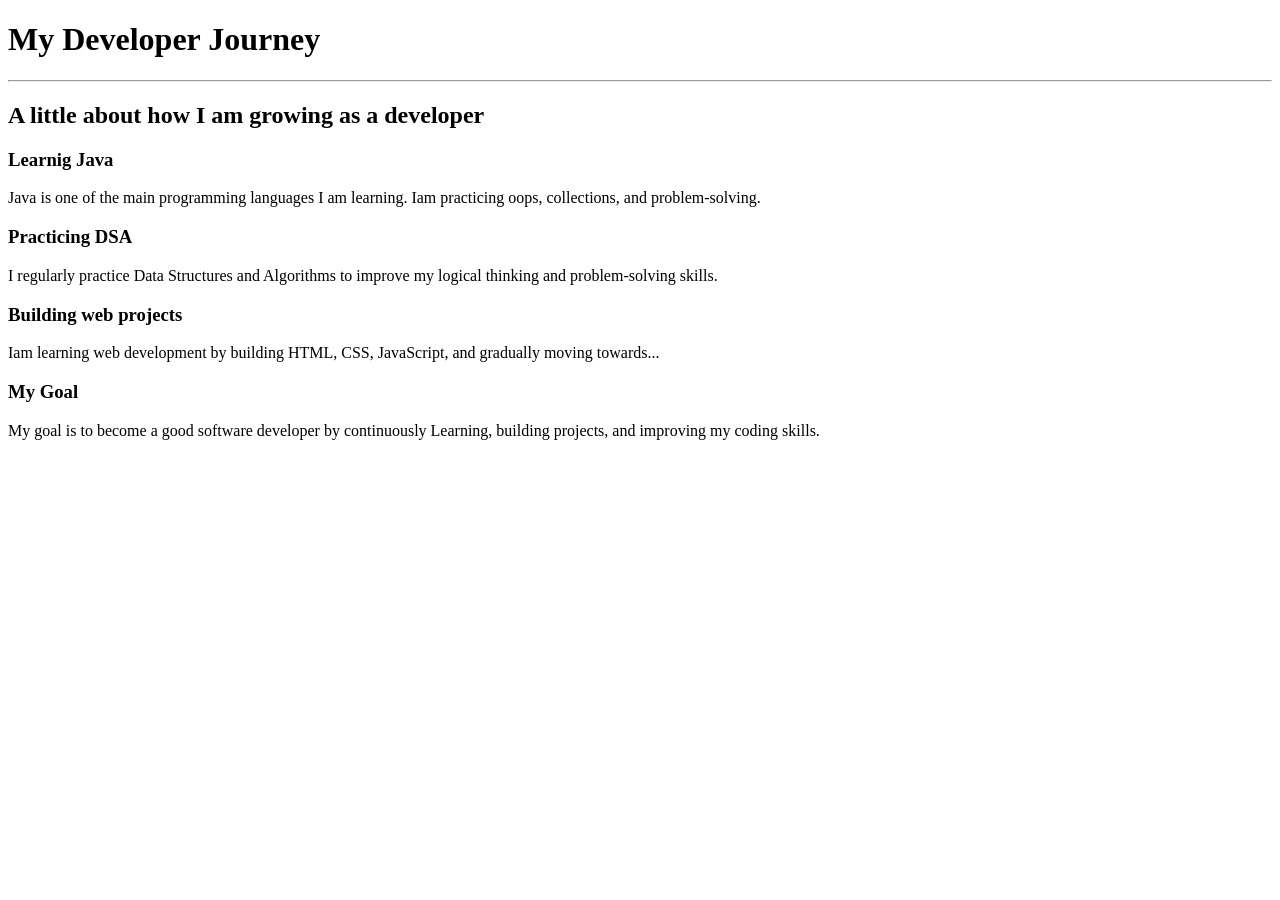
<file: project1/index.html>
<!DOCTYPE html>
<html lang="en">
<head>
    <meta charset="UTF-8">
    <meta name="viewport" content="width=device-width, initial-scale=1.0">
    <title>Document</title>
</head>
<body>
    <h1>My Developer Journey</h1>
    <hr>
    <h2>A little about how I am growing as a developer</h2>

    <h3>Learnig Java</h3>

    <p>Java is one of the main programming languages I am learning.
        Iam practicing oops, collections, and problem-solving.
    </p>
    <h3>Practicing DSA</h3>

    <p>I regularly practice Data Structures and Algorithms to improve my logical thinking and problem-solving skills.</p>

    <h3>Building web projects</h3>

    <p>Iam learning web development by building HTML, CSS, JavaScript, and gradually moving towards...</p>

    <h3>My Goal</h3>

    <p>My goal is to become a good software developer by continuously 
        Learning, building projects, and improving my coding skills.
    </p>
</body>
</html>
</file>
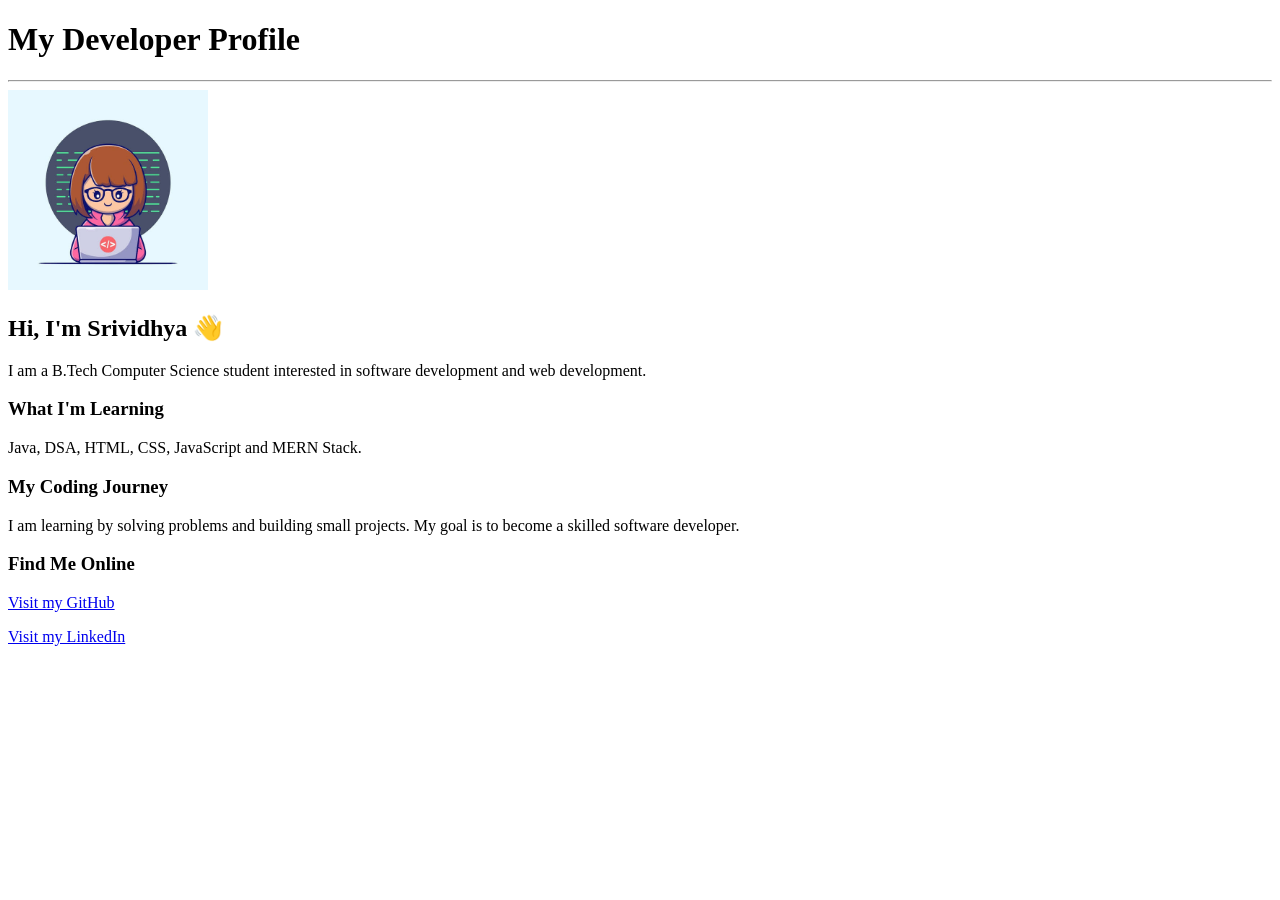
<file: project2/index.html>
<!DOCTYPE html>
<html lang="en">

<head>
    <meta charset="UTF-8">
    <meta name="viewport" content="width=device-width, initial-scale=1.0">
    <title>My Developer Profile</title>
</head>

<body>

    <h1>My Developer Profile</h1>

    <hr>

    <img src="images.jpeg" alt="My Developer Profile" width="200">

    <h2>Hi, I'm Srividhya 👋</h2>

    <p>
        I am a B.Tech Computer Science student interested in
        software development and web development.
    </p>

    <h3>What I'm Learning</h3>

    <p>
        Java, DSA, HTML, CSS, JavaScript and MERN Stack.
    </p>

    <h3>My Coding Journey</h3>

    <p>
        I am learning by solving problems and building small projects.
        My goal is to become a skilled software developer.
    </p>

    <h3>Find Me Online</h3>

    <p>
        <a href="https://github.com/srividhyachintada6"> Visit my GitHub </a>
    </p>

    <p>
        <a href="https://www.linkedin.com/in/srividhya6/"> Visit my LinkedIn</a>
    </p>

</body>

</html>
</file>
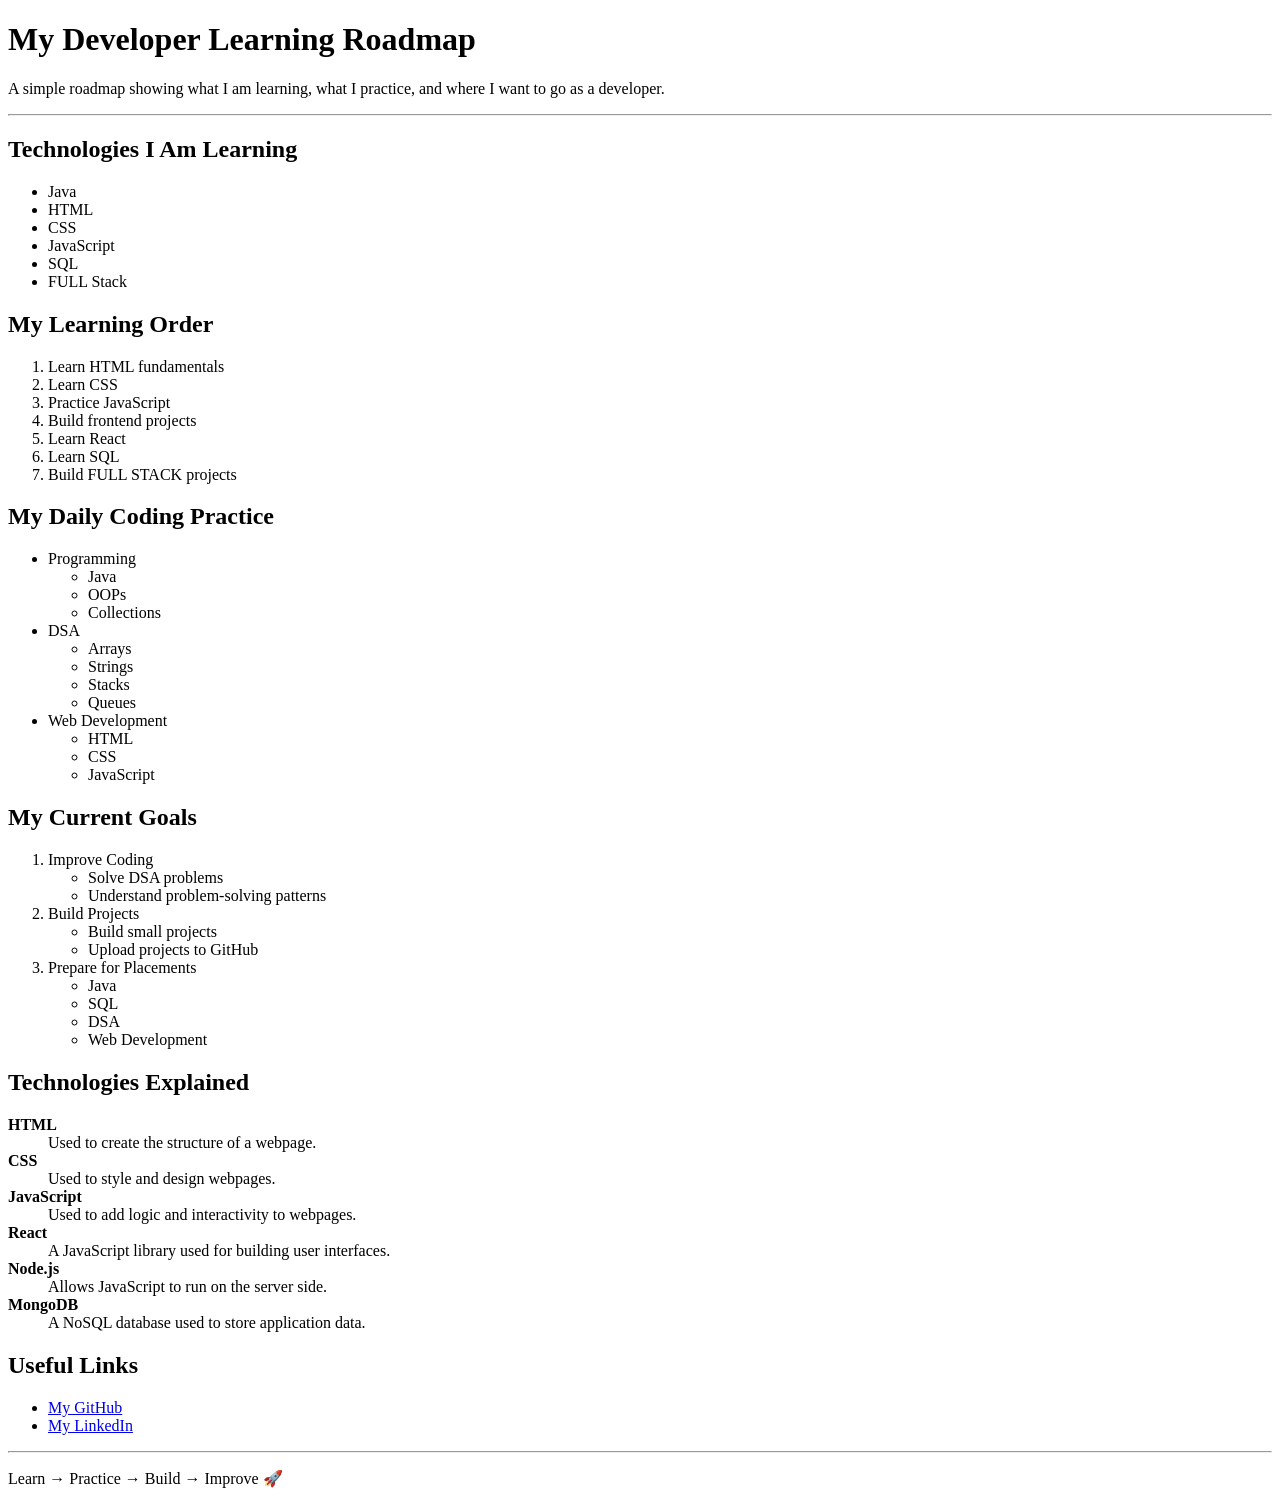
<file: project3/index.html>
<!DOCTYPE html>
<html lang="en">
<head>
    <meta charset="UTF-8">
    <meta name="viewport" content="width=device-width, initial-scale=1.0">
    <title>Document</title>
</head>
<body>
    <h1>My Developer Learning Roadmap</h1>
    <p> A simple roadmap showing what I am learning, what I practice, and where I want to go as a developer. </p>
    <hr>
    <h2>Technologies I Am Learning</h2>
    <!--un list-->
    <ul>
        <li>Java</li>
        <li>HTML</li>
         <li>CSS</li>
          <li>JavaScript</li> 
          <li>SQL</li> 
          <li>FULL Stack</li>
    </ul>

    <h2> My Learning Order</h2>
    <!--Ol list-->
    <ol>
        <li>Learn HTML fundamentals</li>
         <li>Learn CSS</li> 
         <li>Practice JavaScript</li> 
         <li>Build frontend projects</li>
          <li>Learn React</li>
           <li>Learn SQL</li> 
           <li>Build FULL STACK projects</li>
    </ol>

    <h2> My Daily Coding Practice</h2>

    <!--Nested list-->
    <ul>
        <li>Programming 
            <ul>
                <li>Java</li> 
                <li>OOPs</li>
                 <li>Collections</li>
            </ul>
        </li>
        <li> DSA 
            <ul>
                 <li>Arrays</li> 
                 <li>Strings</li> 
                 <li>Stacks</li>
                  <li>Queues</li> 
            </ul> 
        </li> 
            <li> Web Development 
                <ul>
                     <li>HTML</li>
                    <li>CSS</li>
                    <li>JavaScript</li>
                </ul>
             </li>
    </ul>
    <h2> My Current Goals</h2>
     <ol> 
        <li> 
            Improve Coding 
            <ul>
                 <li>Solve DSA problems</li>
                  <li>Understand problem-solving patterns</li> 
            </ul>
         </li> 
        <li> 
            Build Projects
             <ul> 
                <li>Build small projects</li> 
                <li>Upload projects to GitHub</li>
             </ul>
        </li>
        <li> 
            Prepare for Placements
             <ul>
                 <li>Java</li>
                  <li>SQL</li> 
                  <li>DSA</li>
                   <li>Web Development</li> 
                </ul> 
            </li> 
        </ol>
     <h2> Technologies Explained</h2> 
     <!-- Description List --> 
      <dl>
         <dt><strong>HTML</strong></dt> 
         <dd> Used to create the structure of a webpage. </dd> 
         <dt><strong>CSS</strong></dt>
          <dd> Used to style and design webpages. </dd>
           <dt><strong>JavaScript</strong></dt> 
           <dd> Used to add logic and interactivity to webpages. </dd> 
           <dt><strong>React</strong></dt> 
           <dd> A JavaScript library used for building user interfaces. </dd>
            <dt><strong>Node.js</strong></dt> 
            <dd> Allows JavaScript to run on the server side. </dd>
            <dt><strong>MongoDB</strong></dt>
             <dd> A NoSQL database used to store application data. </dd>
        </dl> 
        <h2> Useful Links</h2>
         <ul> 
            <li> <a href="https://github.com/srividhyachintada6"> My GitHub </a> </li> 
            <li> <a href="https://www.linkedin.com/in/srividhya6/"> My LinkedIn </a> </li> 
        </ul> 
        <hr> 
        <p> Learn → Practice → Build → Improve 🚀 </p>
</body>
</html>
</file>
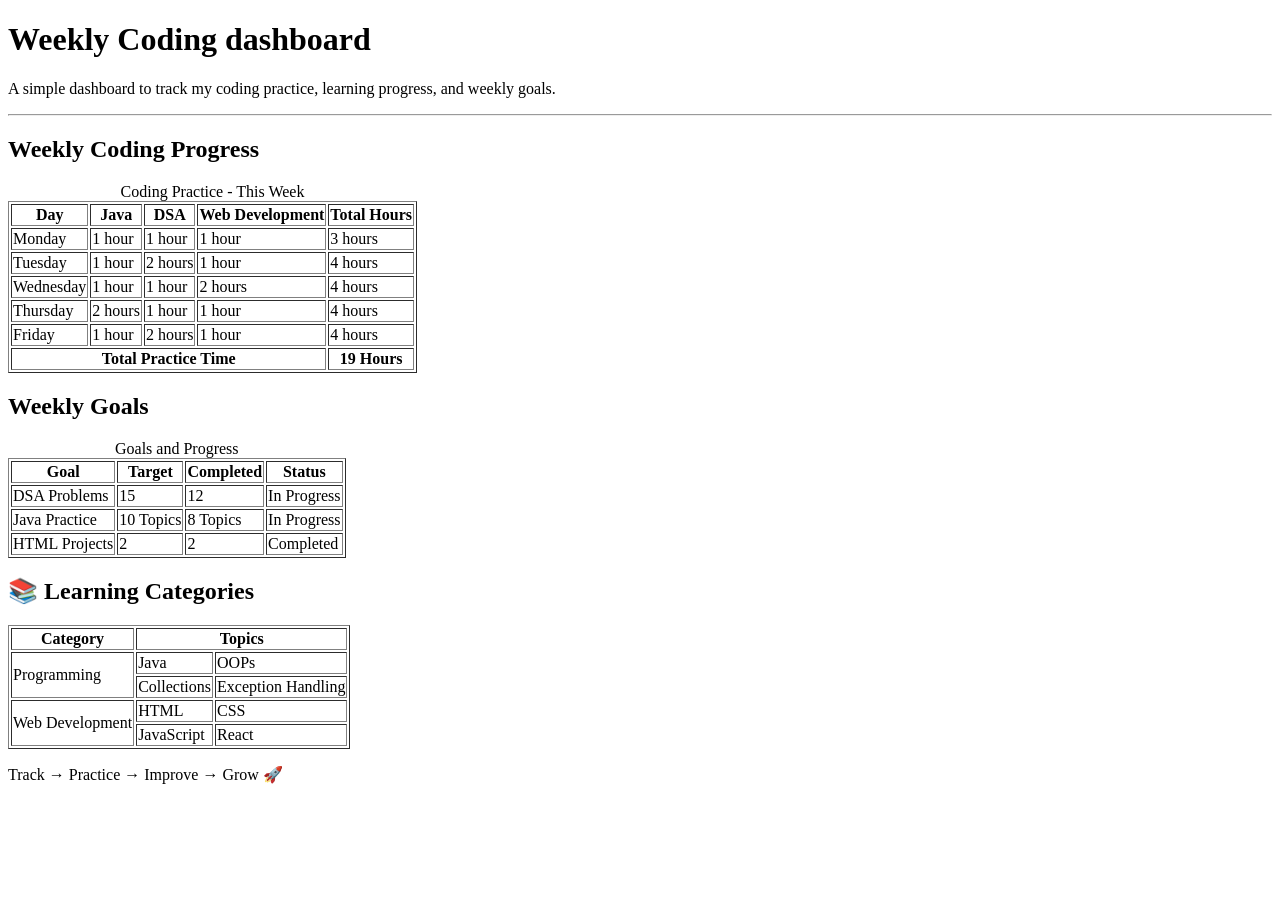
<file: project4/index.html>
<!DOCTYPE html>
<html lang="en">
<head>
    <meta charset="UTF-8">
    <meta name="viewport" content="width=device-width, initial-scale=1.0">
    <title>Document</title>
</head>
<body>
    <h1>Weekly Coding dashboard</h1>
    <p>A simple dashboard to track my coding practice, learning progress, and weekly goals.</p>
    <hr>

    <h2>Weekly Coding Progress</h2>

    <table border="1">
        <caption>Coding Practice - This Week</caption>

        <thead>
            <tr> <th>Day</th>
                 <th>Java</th>
                 <th>DSA</th>
                  <th>Web Development</th>
                 <th>Total Hours</th>
             </tr>

        </thead>
        <tbody>
            <tr> <td>Monday</td>
                 <td>1 hour</td>
                  <td>1 hour</td>
                   <td>1 hour</td>
                    <td>3 hours</td>
             </tr>
             <tr> <td>Tuesday</td> <td>1 hour</td> <td>2 hours</td> <td>1 hour</td> <td>4 hours</td> </tr>
             <tr> <td>Wednesday</td> <td>1 hour</td> <td>1 hour</td> <td>2 hours</td> <td>4 hours</td> </tr>
             <tr> <td>Thursday</td> <td>2 hours</td> <td>1 hour</td> <td>1 hour</td> <td>4 hours</td> </tr>
             <tr> <td>Friday</td> <td>1 hour</td> <td>2 hours</td> <td>1 hour</td> <td>4 hours</td> </tr>
        </tbody>

        <tfoot>
            <tr>
                <th colspan="4">Total Practice Time</th>
                <th>19 Hours</th>
            </tr>
        </tfoot>
    </table>

    <h2>Weekly Goals</h2>
     <table border="1"> 
        <caption> Goals and Progress </caption>
         <thead>
             <tr>
                 <th>Goal</th>
                  <th>Target</th>
                   <th>Completed</th>
                    <th>Status</th>
             </tr>
         </thead>
          <tbody>
             <tr> <td>DSA Problems</td> <td>15</td> <td>12</td> <td>In Progress</td> </tr>
              <tr> <td>Java Practice</td> <td>10 Topics</td> <td>8 Topics</td> <td>In Progress</td> </tr>
               <tr> <td>HTML Projects</td> <td>2</td> <td>2</td> <td>Completed</td> </tr>
             </tbody> 
        </table>

        <h2>📚 Learning Categories</h2>
        <table border="1">
            <tr>
                <th>Category</th>
                 <th colspan="2">Topics</th>
            </tr>

            <tr>
                <td rowspan="2">Programming</td>
                 <td>Java</td> <td>OOPs</td>
             </tr>
            <tr>
                <td>Collections</td>
                 <td>Exception Handling</td>
            </tr>
             <tr>
                 <td rowspan="2">Web Development</td>
                  <td>HTML</td> <td>CSS</td> 
            </tr>
             <tr>
                 <td>JavaScript</td>
                  <td>React</td>
             </tr>
        </table>
        <p> Track → Practice → Improve → Grow 🚀 </p>

</body>
</html>
</file>
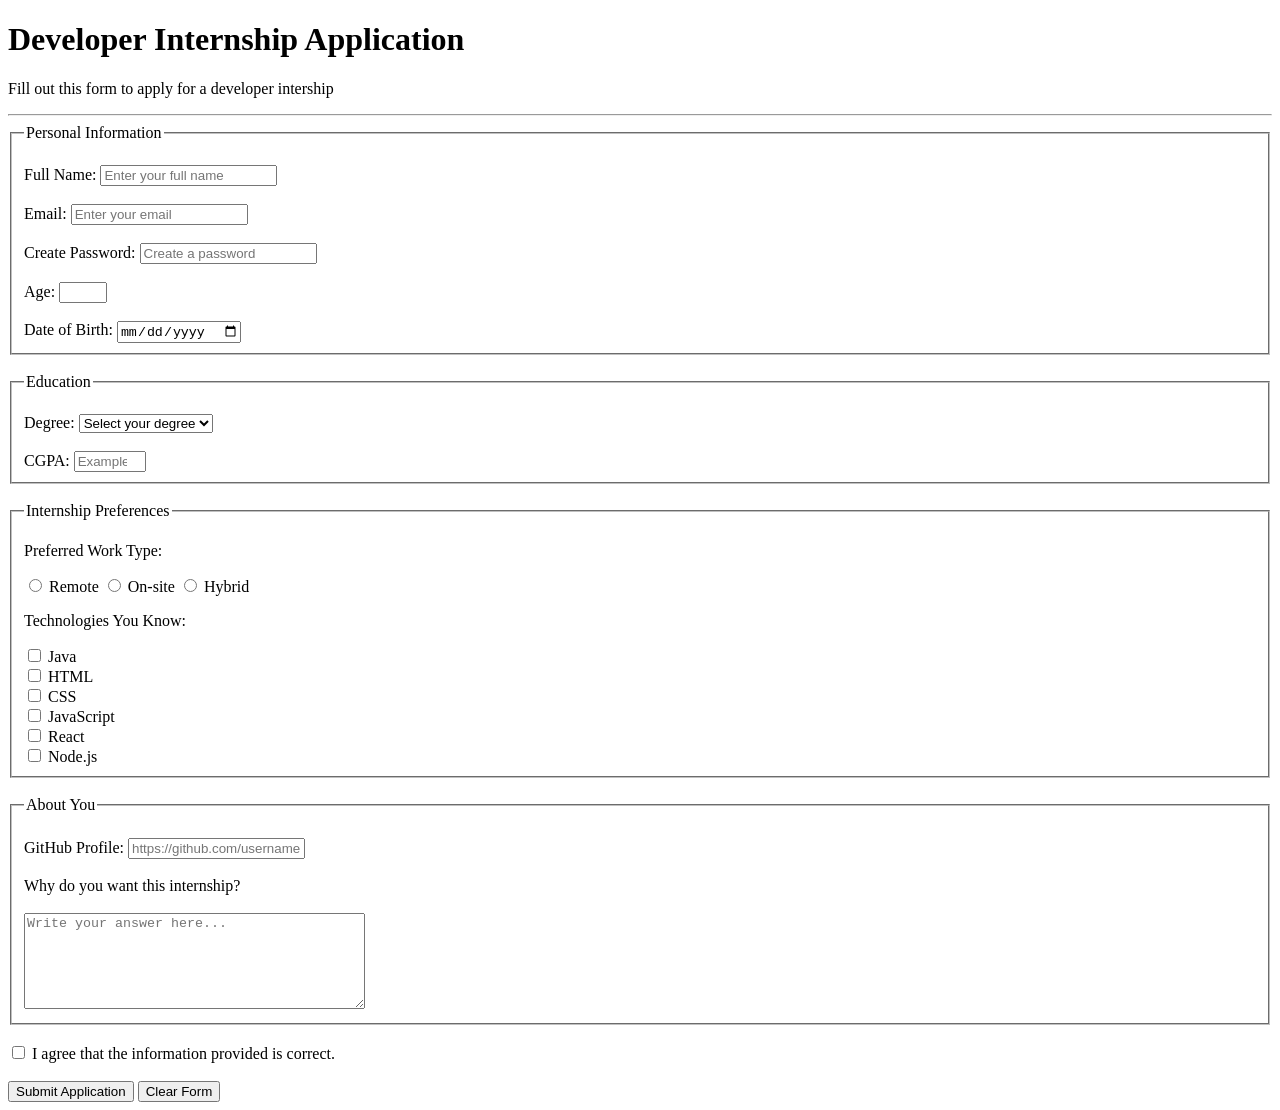
<file: project5/index.html>
<!DOCTYPE html>
<html lang="en">
<head>
    <meta charset="UTF-8">
    <meta name="viewport" content="width=device-width, initial-scale=1.0">
    <title>Document</title>
</head>
<body>
    <h1>Developer Internship Application</h1>

    <p>Fill out this form to apply for a developer intership</p>
    <hr>

    <form>
        <!--personal information-->
        <fieldset>
        <legend>Personal Information</legend>

        <br>
        <label for="fullname">Full Name:</label>
        <input type="text" id="fullname" name="fullname" placeholder="Enter your full name" required >
        <br><br>

        <label for="email">Email:</label>
        <input type="email" id="email" name="email" placeholder="Enter your email" required>
        <br><br>

        <label for="password">Create Password:</label>
        <input type="password" id="password" name="password" placeholder="Create a password" required >
        <br><br>

        <label for="age">Age:</label>
        <input type="number" id="age" name="age" min="18" max="30" >
        <br><br>

        <label for="dob">Date of Birth:</label>
        <input type="date" id="dob" name="dob" >

    
        </fieldset>

        <br>
        <!-- Education --> 
         <fieldset>

            <legend>Education</legend>
            <br>

            <label for="degree">Degree:</label>
            <select id="degree" name="degree">
                <option value="">Select your degree</option>
                <option value="btech">B.Tech</option>
                <option value="be">B.E</option> 
                <option value="bca">BCA</option>
                <option value="mca">MCA</option>
            </select>

            <br><br>

            <label for="cgpa">CGPA:</label>
            <input type="number" id="cgpa" name="cgpa" step="0.01" min="0" max="10" placeholder="Example: 8.87" >

         </fieldset>

         <br>

         <!-- Internship Preferences -->
           <fieldset>
            <legend>Internship Preferences</legend>
             <p>Preferred Work Type:</p>
            <input type="radio" id="remote" name="worktype" value="remote" >

            <label for="remote">Remote</label>
            <input type="radio" id="onsite" name="worktype" value="onsite" >
             <label for="onsite">On-site</label>
            <input type="radio" id="hybrid" name="worktype" value="hybrid" >
           <label for="hybrid">Hybrid</label>

            <p>Technologies You Know:</p>
             <input type="checkbox" id="java" name="skills" value="java" >
            <label for="java">Java</label> <br> <input type="checkbox" id="html" name="skills" value="html" >
            <label for="html">HTML</label>
             <br>

             <input type="checkbox" id="css" name="skills" value="css" >
            <label for="css">CSS</label>
            <br>
            <input type="checkbox" id="javascript" name="skills" value="javascript" >
            <label for="javascript">JavaScript</label>
             <br>
            <input type="checkbox" id="react" name="skills" value="react" >
            <label for="react">React</label> 
            <br> 
            <input type="checkbox" id="node" name="skills" value="node" > 
            <label for="node">Node.js</label> 

           </fieldset>
           <br>

           <!-- About Applicant -->

           <fieldset>

            <legend>About You</legend>
            <br>
            <label for="github">GitHub Profile:</label>
            <input type="url" id="github" name="github" placeholder="https://github.com/username" > 
            <br><br>

            <label for="reason"> Why do you want this internship? </label> 
            <br><br>
            <textarea id="reason" name="reason" rows="6" cols="40" placeholder="Write your answer here..." ></textarea>
        
           </fieldset>

           <br>

           <!--Terms-->
           <input type="checkbox" id="terms" name="terms" required > 
           <label for="terms"> I agree that the information provided is correct. </label> 
           <br><br>

           <!-- Buttons -->
             <button type="submit"> Submit Application </button> 
             <button type="reset"> Clear Form </button>
    </form>

</body>
</html>
</file>
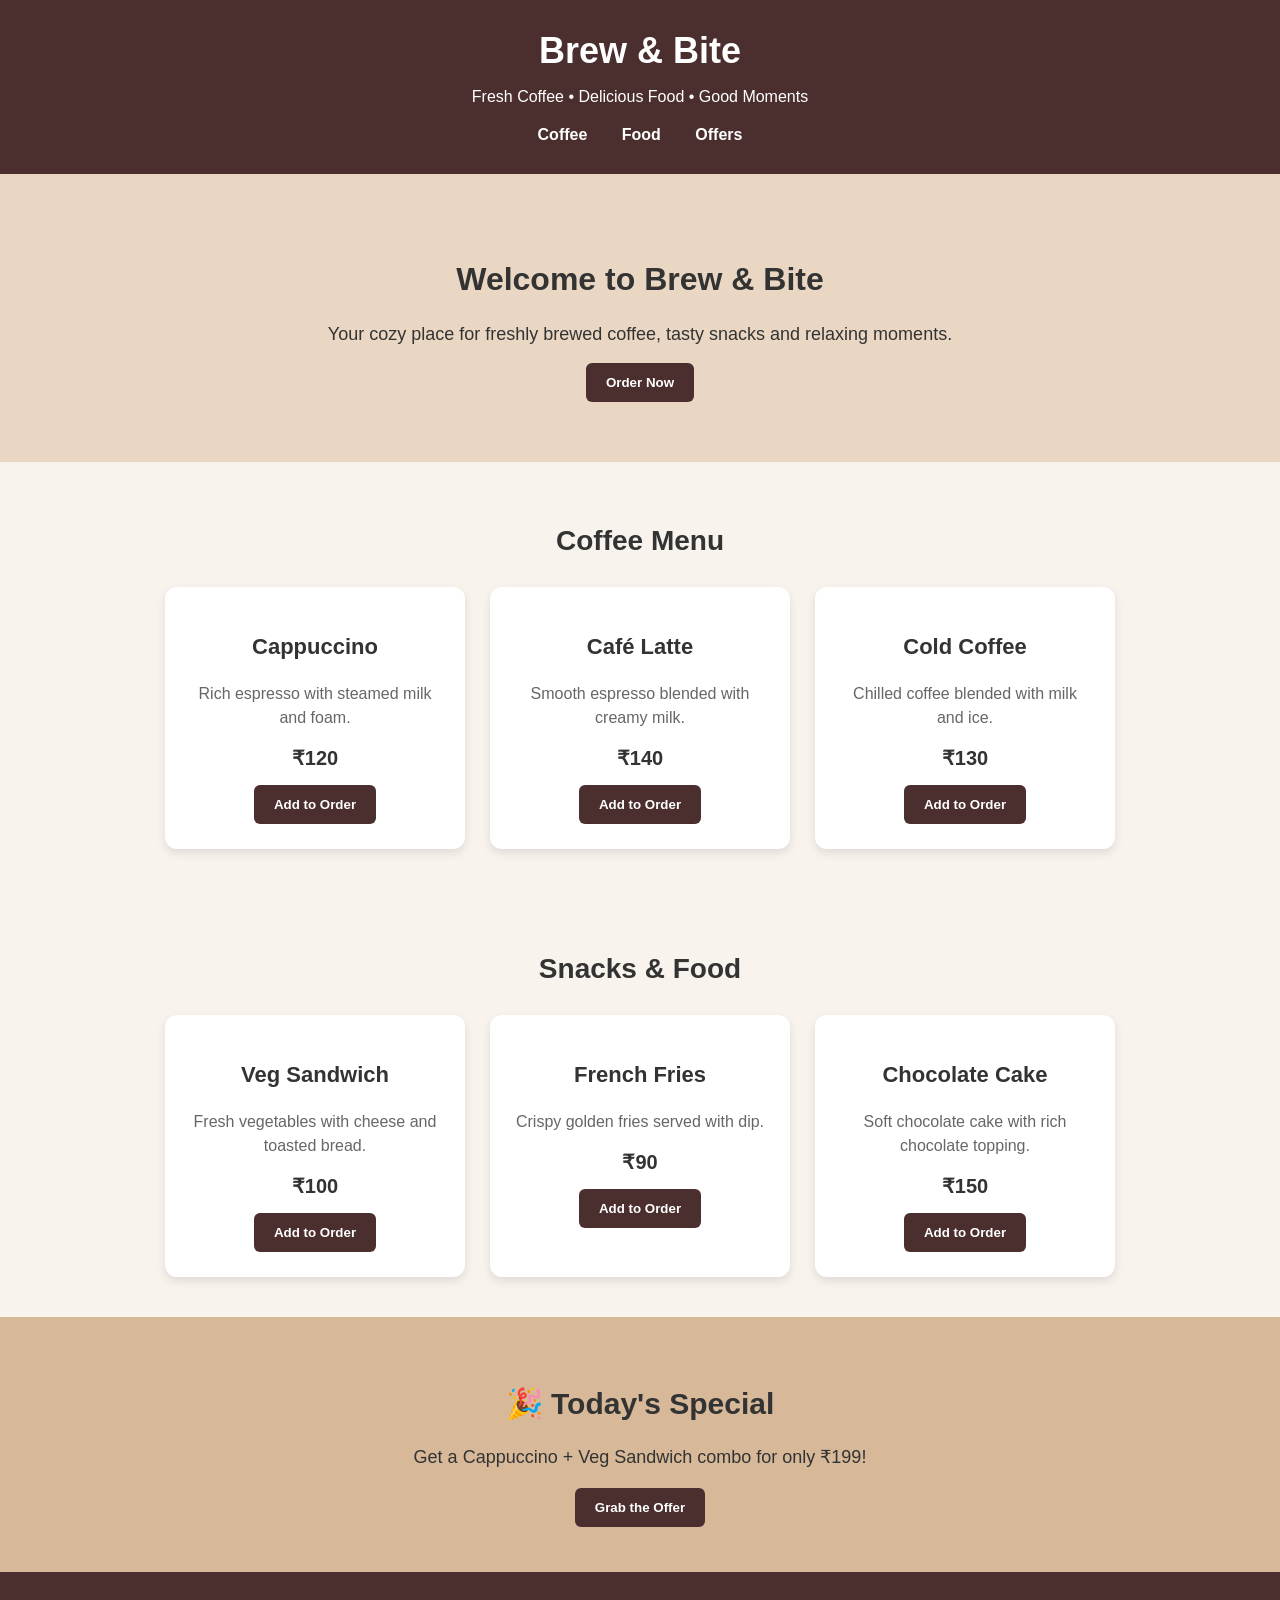
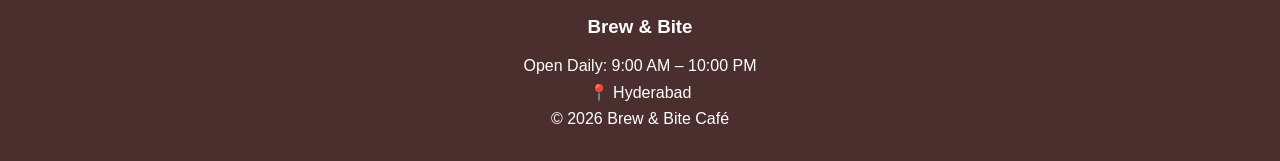
<file: project6/index.html>
<!DOCTYPE html>
<html lang="en">

<head>

    <meta charset="UTF-8">

    <meta name="viewport" content="width=device-width, initial-scale=1.0">

    <title>Brew & Bite Café</title>

    <link rel="stylesheet" href="style.css">

</head>

<body>

    <!-- Header -->

    <header>

        <h1>Brew & Bite</h1>

        <p>Fresh Coffee • Delicious Food • Good Moments</p>

        <nav>

            <a href="#coffee">Coffee</a>

            <a href="#food">Food</a>

            <a href="#offers">Offers</a>

        </nav>

    </header>


    <!-- Welcome Section -->

    <section class="welcome">

        <h2>Welcome to Brew & Bite</h2>

        <p>
            Your cozy place for freshly brewed coffee,
            tasty snacks and relaxing moments.
        </p>

        <button>Order Now</button>

    </section>


    <!-- Coffee Section -->

    <section id="coffee" class="menu-section">

        <h2>Coffee Menu</h2>

        <div class="menu-container">

            <div class="menu-card">

                <h3>Cappuccino</h3>

                <p>
                    Rich espresso with steamed milk and foam.
                </p>

                <span>₹120</span>

                <button>Add to Order</button>

            </div>


            <div class="menu-card">

                <h3>Café Latte</h3>

                <p>
                    Smooth espresso blended with creamy milk.
                </p>

                <span>₹140</span>

                <button>Add to Order</button>

            </div>


            <div class="menu-card">

                <h3>Cold Coffee</h3>

                <p>
                    Chilled coffee blended with milk and ice.
                </p>

                <span>₹130</span>

                <button>Add to Order</button>

            </div>

        </div>

    </section>


    <!-- Food Section -->

    <section id="food" class="menu-section">

        <h2>Snacks & Food</h2>

        <div class="menu-container">

            <div class="menu-card">

                <h3>Veg Sandwich</h3>

                <p>
                    Fresh vegetables with cheese and toasted bread.
                </p>

                <span>₹100</span>

                <button>Add to Order</button>

            </div>


            <div class="menu-card">

                <h3>French Fries</h3>

                <p>
                    Crispy golden fries served with dip.
                </p>

                <span>₹90</span>

                <button>Add to Order</button>

            </div>


            <div class="menu-card">

                <h3>Chocolate Cake</h3>

                <p>
                    Soft chocolate cake with rich chocolate topping.
                </p>

                <span>₹150</span>

                <button>Add to Order</button>

            </div>

        </div>

    </section>


    <!-- Offer -->

    <section id="offers" class="offer">

        <h2>🎉 Today's Special</h2>

        <p>
            Get a Cappuccino + Veg Sandwich
            combo for only ₹199!
        </p>

        <button>Grab the Offer</button>

    </section>


    <!-- Footer -->

    <footer>

        <h3>Brew & Bite </h3>

        <p>Open Daily: 9:00 AM – 10:00 PM</p>

        <p>📍 Hyderabad</p>

        <p>© 2026 Brew & Bite Café</p>

    </footer>

</body>

</html>
</file>
<file: project6/style.css>
body {

    margin: 0;

    font-family: Arial, sans-serif;

    background-color: #f8f3ed;

    color: #333;

}


/* Header */

header {

    background-color: #4b2e2e;

    color: white;

    text-align: center;

    padding: 30px;

}


header h1 {

    font-size: 36px;

    margin: 0;

}


header p {

    font-size: 16px;

}


nav {

    margin-top: 20px;

}


nav a {

    color: white;

    text-decoration: none;

    margin: 0 15px;

    font-weight: bold;

}


nav a:hover {

    text-decoration: underline;

}


/* Welcome */

.welcome {

    text-align: center;

    padding: 60px 20px;

    background-color: #ead7c3;

}


.welcome h2 {

    font-size: 32px;

}


.welcome p {

    font-size: 18px;

}


/* Buttons */

button {

    background-color: #4b2e2e;

    color: white;

    border: none;

    padding: 12px 20px;

    border-radius: 6px;

    cursor: pointer;

    font-weight: bold;

}


button:hover {

    background-color: #704545;

}


/* Menu Section */

.menu-section {

    padding: 40px 60px;

    text-align: center;

}


.menu-section h2 {

    font-size: 28px;

    margin-bottom: 30px;

}


/* Menu Container */

.menu-container {

    display: flex;

    justify-content: center;

    gap: 25px;

    flex-wrap: wrap;

}


/* Menu Card */

.menu-card {

    background-color: white;

    width: 250px;

    padding: 25px;

    border-radius: 12px;

    box-shadow: 0 4px 10px rgba(0, 0, 0, 0.1);

}


.menu-card:hover {

    transform: translateY(-5px);

}


.menu-card h3 {

    font-size: 22px;

}


.menu-card p {

    color: #666;

    line-height: 1.5;

}


.menu-card span {

    display: block;

    font-size: 20px;

    font-weight: bold;

    margin: 15px 0;

}


/* Special Offer */

.offer {

    text-align: center;

    background-color: #d7b899;

    padding: 45px 20px;

}


.offer h2 {

    font-size: 30px;

}


.offer p {

    font-size: 18px;

    margin-bottom: 20px;

}


/* Footer */

footer {

    background-color: #4b2e2e;

    color: white;

    text-align: center;

    padding: 25px;

}


footer p {

    margin: 8px;

}
</file>
